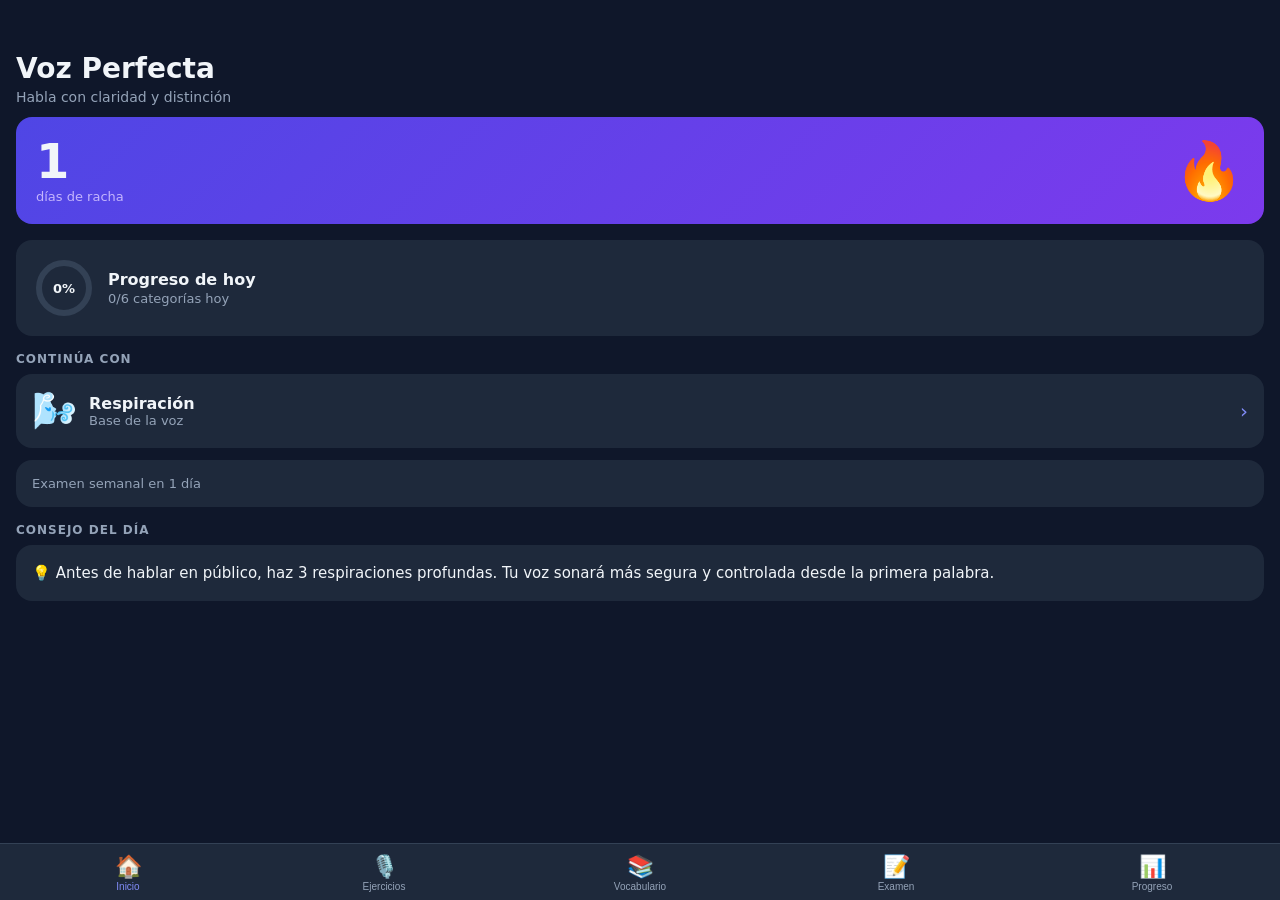
<file: index.html>
<!DOCTYPE html>
<html lang="es">
<head>
  <meta charset="UTF-8">
  <meta name="viewport" content="width=device-width, initial-scale=1, viewport-fit=cover">
  <meta name="apple-mobile-web-app-capable" content="yes">
  <meta name="apple-mobile-web-app-status-bar-style" content="black-translucent">
  <meta name="apple-mobile-web-app-title" content="Voz Perfecta">
  <meta name="theme-color" content="#0f172a">
  <link rel="manifest" href="manifest.json">
  <link rel="apple-touch-icon" href="icon.svg">
  <title>Voz Perfecta</title>
  <link rel="stylesheet" href="styles.css">
</head>
<body>
<div id="app">

  <!-- ── HOME ── -->
  <div id="home-screen" class="screen active">
    <div class="page-header">
      <h1>Voz Perfecta</h1>
      <p>Habla con claridad y distinción</p>
    </div>

    <!-- Streak -->
    <div class="streak-banner">
      <div>
        <div class="streak-num" id="streak-num">0</div>
        <div class="streak-label">días de racha</div>
      </div>
      <div class="streak-flame">🔥</div>
    </div>

    <!-- Daily Progress -->
    <div class="card" style="margin-bottom:16px">
      <div class="card-row">
        <div class="ring-wrap">
          <svg width="64" height="64" viewBox="0 0 64 64">
            <circle class="ring-bg" cx="32" cy="32" r="25"/>
            <circle class="ring-fg" id="home-progress-ring" cx="32" cy="32" r="25" stroke-dasharray="157" stroke-dashoffset="157"/>
          </svg>
          <div class="ring-text" id="home-progress-pct">0%</div>
        </div>
        <div>
          <div style="font-weight:600;font-size:16px">Progreso de hoy</div>
          <div style="color:var(--text2);font-size:13px;margin-top:2px" id="home-done">0/6 categorías</div>
        </div>
      </div>
    </div>

    <!-- Next Exercise -->
    <div style="font-size:12px;font-weight:600;text-transform:uppercase;letter-spacing:1px;color:var(--text2);margin-bottom:8px">Continúa con</div>
    <div class="card" id="next-exercise"></div>

    <!-- Exam Tip -->
    <div class="card" id="home-exam-tip"></div>

    <!-- Quick Tips -->
    <div style="font-size:12px;font-weight:600;text-transform:uppercase;letter-spacing:1px;color:var(--text2);margin:16px 0 8px">Consejo del día</div>
    <div class="card">
      <div style="font-size:15px;line-height:1.6">
        💡 Antes de hablar en público, haz 3 respiraciones profundas. Tu voz sonará más segura y controlada desde la primera palabra.
      </div>
    </div>
  </div>

  <!-- ── EXERCISES ── -->
  <div id="exercises-screen" class="screen">
    <div class="page-header">
      <h1>Ejercicios</h1>
      <p>6 categorías · Práctica diaria</p>
    </div>
    <div class="cat-grid" id="cat-grid"></div>
  </div>

  <!-- ── EXERCISE DETAIL ── -->
  <div id="exercise-screen" class="screen">
    <div class="ex-header">
      <button class="ex-back" onclick="navigate('exercises')">‹ Ejercicios</button>
      <div class="ex-title" id="ex-title"></div>
      <div class="ex-subtitle" id="ex-subtitle"></div>
      <div class="step-indicator" id="step-dots"></div>
    </div>
    <div id="exercise-body"></div>
  </div>

  <!-- ── VOCABULARY ── -->
  <div id="vocab-screen" class="screen">
    <div class="page-header">
      <h1>Vocabulario</h1>
      <p>30 palabras de lenguaje culto</p>
    </div>
    <div id="vocab-body"></div>
  </div>

  <!-- ── EXAM ── -->
  <div id="exam-screen" class="screen">
    <div class="page-header">
      <h1>Examen</h1>
      <p>Pon a prueba tu conocimiento</p>
    </div>
    <div id="exam-body"></div>
  </div>

  <!-- ── PROGRESS ── -->
  <div id="progress-screen" class="screen">
    <div class="page-header">
      <h1>Progreso</h1>
      <p>Tu evolución</p>
    </div>
    <div id="progress-body"></div>
  </div>

  <!-- ── BOTTOM NAV ── -->
  <nav id="nav">
    <button class="nav-btn active" data-nav="home" onclick="navigate('home')">
      <span class="nav-icon">🏠</span>
      Inicio
    </button>
    <button class="nav-btn" data-nav="exercises" onclick="navigate('exercises')">
      <span class="nav-icon">🎙️</span>
      Ejercicios
    </button>
    <button class="nav-btn" data-nav="vocab" onclick="navigate('vocab')">
      <span class="nav-icon">📚</span>
      Vocabulario
    </button>
    <button class="nav-btn" data-nav="exam" onclick="navigate('exam')">
      <span class="nav-icon">📝</span>
      Examen
    </button>
    <button class="nav-btn" data-nav="progress" onclick="navigate('progress')">
      <span class="nav-icon">📊</span>
      Progreso
    </button>
  </nav>

</div>
<script src="app.js"></script>
</body>
</html>
</file>
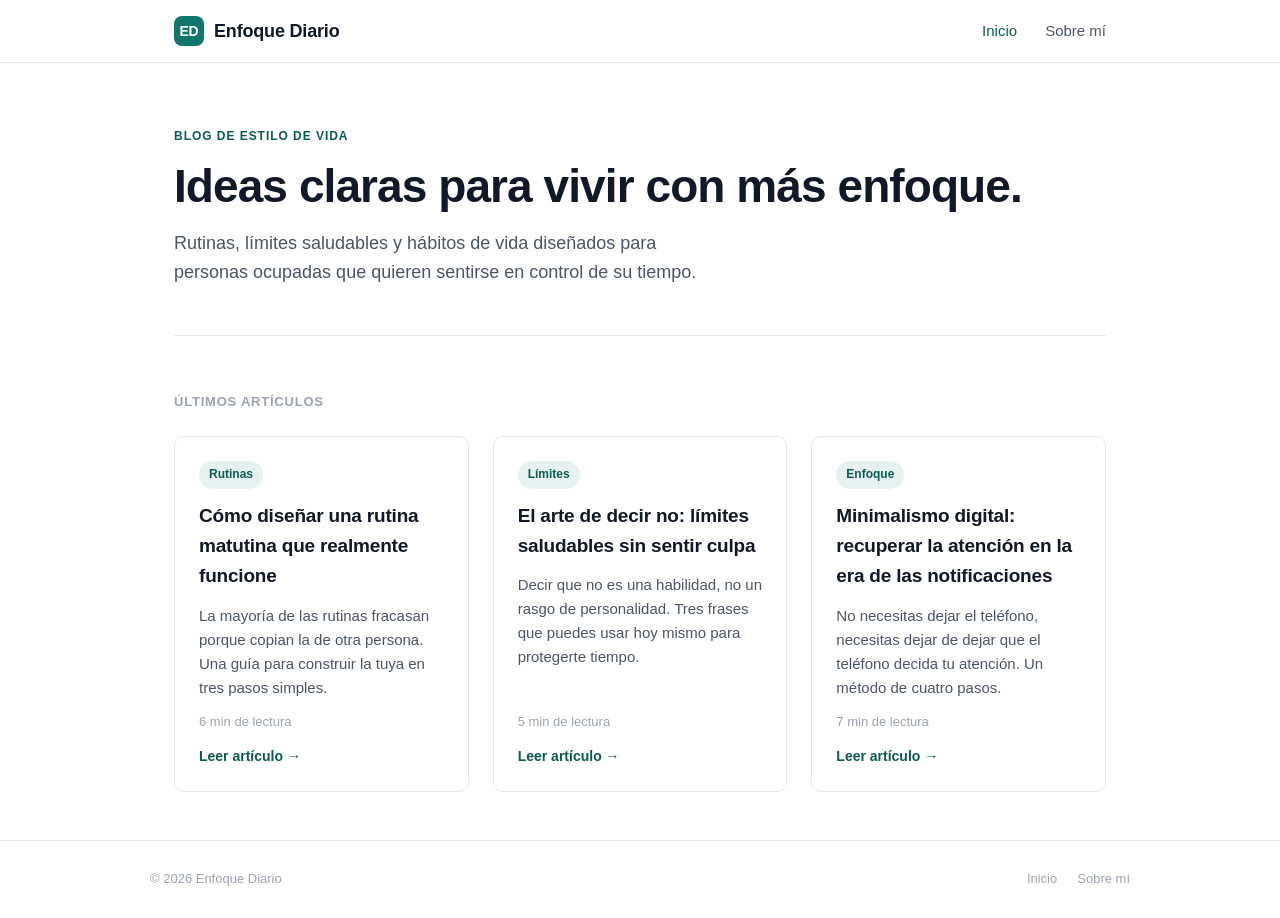
<file: enfoque-diario/index.html>
<!DOCTYPE html>
<html lang="es">
<head>
  <meta charset="UTF-8">
  <meta name="viewport" content="width=device-width, initial-scale=1">
  <title>Enfoque Diario — Blog de estilo de vida</title>
  <meta name="description" content="Reflexiones y guías prácticas sobre rutinas, límites saludables y enfoque en un mundo lleno de distracciones.">
  <link rel="stylesheet" href="styles.css">
</head>
<body>

<header class="site-header">
  <div class="nav-wrap">
    <a class="brand" href="index.html">
      <span class="brand-mark">ED</span>
      Enfoque Diario
    </a>
    <nav class="main-nav">
      <a href="index.html" class="active">Inicio</a>
      <a href="sobre-mi.html">Sobre mí</a>
    </nav>
  </div>
</header>

<main>

  <section class="hero">
    <div class="eyebrow">Blog de estilo de vida</div>
    <h1>Ideas claras para vivir con más enfoque.</h1>
    <p class="lead">Rutinas, límites saludables y hábitos de vida diseñados para personas ocupadas que quieren sentirse en control de su tiempo.</p>
  </section>

  <div class="section-title">Últimos artículos</div>

  <div class="post-grid">

    <a class="post-card" href="articulo-1.html">
      <span class="post-tag">Rutinas</span>
      <h3>Cómo diseñar una rutina matutina que realmente funcione</h3>
      <p>La mayoría de las rutinas fracasan porque copian la de otra persona. Una guía para construir la tuya en tres pasos simples.</p>
      <div class="post-meta">6 min de lectura</div>
      <span class="read-more">Leer artículo</span>
    </a>

    <a class="post-card" href="articulo-2.html">
      <span class="post-tag">Límites</span>
      <h3>El arte de decir no: límites saludables sin sentir culpa</h3>
      <p>Decir que no es una habilidad, no un rasgo de personalidad. Tres frases que puedes usar hoy mismo para protegerte tiempo.</p>
      <div class="post-meta">5 min de lectura</div>
      <span class="read-more">Leer artículo</span>
    </a>

    <a class="post-card" href="articulo-3.html">
      <span class="post-tag">Enfoque</span>
      <h3>Minimalismo digital: recuperar la atención en la era de las notificaciones</h3>
      <p>No necesitas dejar el teléfono, necesitas dejar de dejar que el teléfono decida tu atención. Un método de cuatro pasos.</p>
      <div class="post-meta">7 min de lectura</div>
      <span class="read-more">Leer artículo</span>
    </a>

  </div>

</main>

<footer class="site-footer">
  <div class="footer-wrap">
    <span>© 2026 Enfoque Diario</span>
    <div class="footer-links">
      <a href="index.html">Inicio</a>
      <a href="sobre-mi.html">Sobre mí</a>
    </div>
  </div>
</footer>

</body>
</html>
</file>
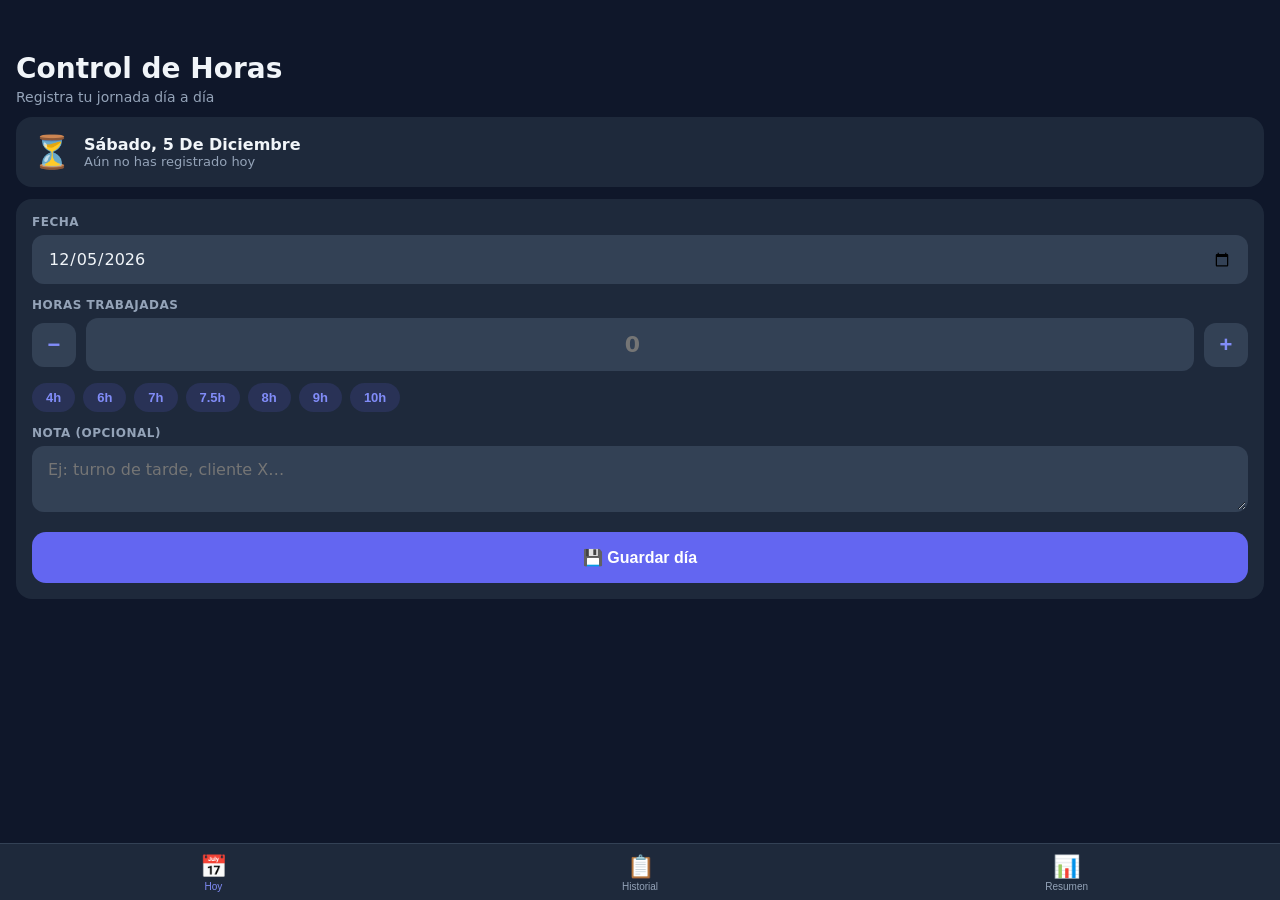
<file: horas-trabajo/index.html>
<!DOCTYPE html>
<html lang="es">
<head>
  <meta charset="UTF-8">
  <meta name="viewport" content="width=device-width, initial-scale=1, viewport-fit=cover">
  <meta name="apple-mobile-web-app-capable" content="yes">
  <meta name="apple-mobile-web-app-status-bar-style" content="black-translucent">
  <meta name="apple-mobile-web-app-title" content="Control de Horas">
  <meta name="theme-color" content="#0f172a">
  <link rel="manifest" href="manifest.json">
  <link rel="apple-touch-icon" href="icon.svg">
  <title>Control de Horas</title>
  <link rel="stylesheet" href="styles.css">
</head>
<body>
<div id="app">

  <!-- ── HOY ── -->
  <div id="hoy-screen" class="screen active">
    <div class="page-header">
      <h1>Control de Horas</h1>
      <p>Registra tu jornada día a día</p>
    </div>

    <div class="card" id="today-status"></div>

    <div class="card">
      <div class="field-label">Fecha</div>
      <input type="date" id="input-date" class="input">

      <div class="field-label" style="margin-top:14px">Horas trabajadas</div>
      <div class="hours-row">
        <button class="hstep" onclick="stepHours(-0.5)">−</button>
        <input type="number" id="input-hours" class="input hours-input" step="0.25" min="0" max="24" placeholder="0" inputmode="decimal" enterkeyhint="done">
        <button class="hstep" onclick="stepHours(0.5)">+</button>
      </div>

      <div class="chip-row" id="preset-chips"></div>

      <div class="field-label" style="margin-top:14px">Nota (opcional)</div>
      <textarea id="input-note" class="input" rows="2" placeholder="Ej: turno de tarde, cliente X…" enterkeyhint="done"></textarea>

      <button class="btn btn-primary" style="margin-top:16px" onclick="saveEntry()">💾 Guardar día</button>
      <button class="btn btn-secondary" style="margin-top:10px;display:none" id="cancel-edit-btn" onclick="resetForm()">Cancelar edición</button>
    </div>
  </div>

  <!-- ── HISTORIAL ── -->
  <div id="historial-screen" class="screen">
    <div class="page-header">
      <h1>Historial</h1>
      <p>Todos tus días registrados</p>
    </div>
    <div id="historial-body"></div>
  </div>

  <!-- ── RESUMEN ── -->
  <div id="resumen-screen" class="screen">
    <div class="page-header">
      <h1>Resumen</h1>
      <p>Tus totales de un vistazo</p>
    </div>
    <div id="resumen-body"></div>
  </div>

  <!-- ── BOTTOM NAV ── -->
  <nav id="nav">
    <button class="nav-btn active" data-nav="hoy" onclick="navigate('hoy')">
      <span class="nav-icon">📅</span>
      Hoy
    </button>
    <button class="nav-btn" data-nav="historial" onclick="navigate('historial')">
      <span class="nav-icon">📋</span>
      Historial
    </button>
    <button class="nav-btn" data-nav="resumen" onclick="navigate('resumen')">
      <span class="nav-icon">📊</span>
      Resumen
    </button>
  </nav>

</div>
<script src="app.js"></script>
</body>
</html>
</file>
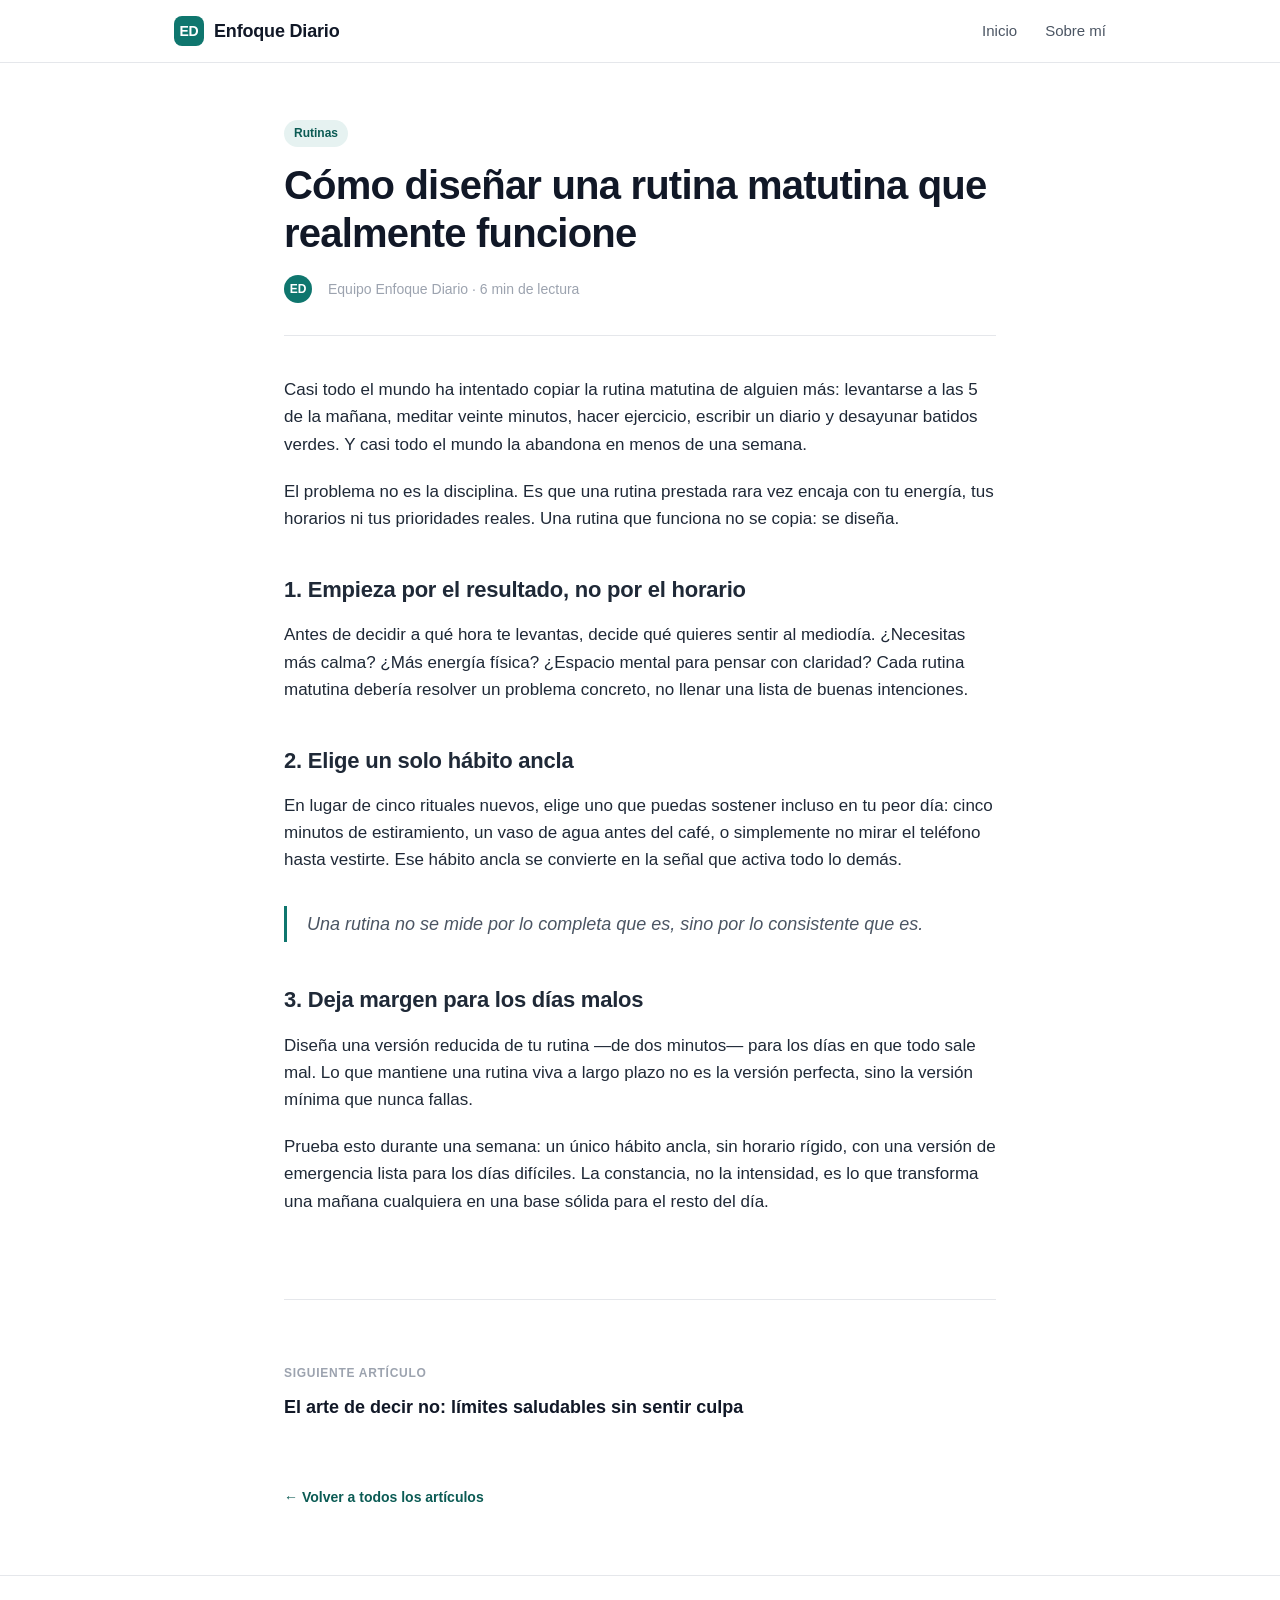
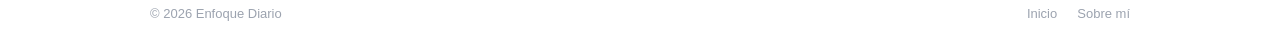
<file: enfoque-diario/articulo-1.html>
<!DOCTYPE html>
<html lang="es">
<head>
  <meta charset="UTF-8">
  <meta name="viewport" content="width=device-width, initial-scale=1">
  <title>Cómo diseñar una rutina matutina que realmente funcione — Enfoque Diario</title>
  <meta name="description" content="La mayoría de las rutinas fracasan porque copian la de otra persona. Una guía para construir la tuya en tres pasos simples.">
  <link rel="stylesheet" href="styles.css">
</head>
<body>

<header class="site-header">
  <div class="nav-wrap">
    <a class="brand" href="index.html">
      <span class="brand-mark">ED</span>
      Enfoque Diario
    </a>
    <nav class="main-nav">
      <a href="index.html">Inicio</a>
      <a href="sobre-mi.html">Sobre mí</a>
    </nav>
  </div>
</header>

<main class="narrow">

  <div class="article-header">
    <span class="post-tag">Rutinas</span>
    <h1>Cómo diseñar una rutina matutina que realmente funcione</h1>
    <div class="article-meta">
      <span class="avatar-sm">ED</span>
      <span>Equipo Enfoque Diario · 6 min de lectura</span>
    </div>
  </div>

  <article class="post-body">
    <p>Casi todo el mundo ha intentado copiar la rutina matutina de alguien más: levantarse a las 5 de la mañana, meditar veinte minutos, hacer ejercicio, escribir un diario y desayunar batidos verdes. Y casi todo el mundo la abandona en menos de una semana.</p>

    <p>El problema no es la disciplina. Es que una rutina prestada rara vez encaja con tu energía, tus horarios ni tus prioridades reales. Una rutina que funciona no se copia: se diseña.</p>

    <h2>1. Empieza por el resultado, no por el horario</h2>
    <p>Antes de decidir a qué hora te levantas, decide qué quieres sentir al mediodía. ¿Necesitas más calma? ¿Más energía física? ¿Espacio mental para pensar con claridad? Cada rutina matutina debería resolver un problema concreto, no llenar una lista de buenas intenciones.</p>

    <h2>2. Elige un solo hábito ancla</h2>
    <p>En lugar de cinco rituales nuevos, elige uno que puedas sostener incluso en tu peor día: cinco minutos de estiramiento, un vaso de agua antes del café, o simplemente no mirar el teléfono hasta vestirte. Ese hábito ancla se convierte en la señal que activa todo lo demás.</p>

    <blockquote>Una rutina no se mide por lo completa que es, sino por lo consistente que es.</blockquote>

    <h2>3. Deja margen para los días malos</h2>
    <p>Diseña una versión reducida de tu rutina —de dos minutos— para los días en que todo sale mal. Lo que mantiene una rutina viva a largo plazo no es la versión perfecta, sino la versión mínima que nunca fallas.</p>

    <p>Prueba esto durante una semana: un único hábito ancla, sin horario rígido, con una versión de emergencia lista para los días difíciles. La constancia, no la intensidad, es lo que transforma una mañana cualquiera en una base sólida para el resto del día.</p>
  </article>

  <hr class="divider">

  <div class="next-post">
    <div class="label">Siguiente artículo</div>
    <a href="articulo-2.html">El arte de decir no: límites saludables sin sentir culpa</a>
  </div>

  <a class="back-link" href="index.html">Volver a todos los artículos</a>
  <br><br>

</main>

<footer class="site-footer">
  <div class="footer-wrap">
    <span>© 2026 Enfoque Diario</span>
    <div class="footer-links">
      <a href="index.html">Inicio</a>
      <a href="sobre-mi.html">Sobre mí</a>
    </div>
  </div>
</footer>

</body>
</html>
</file>
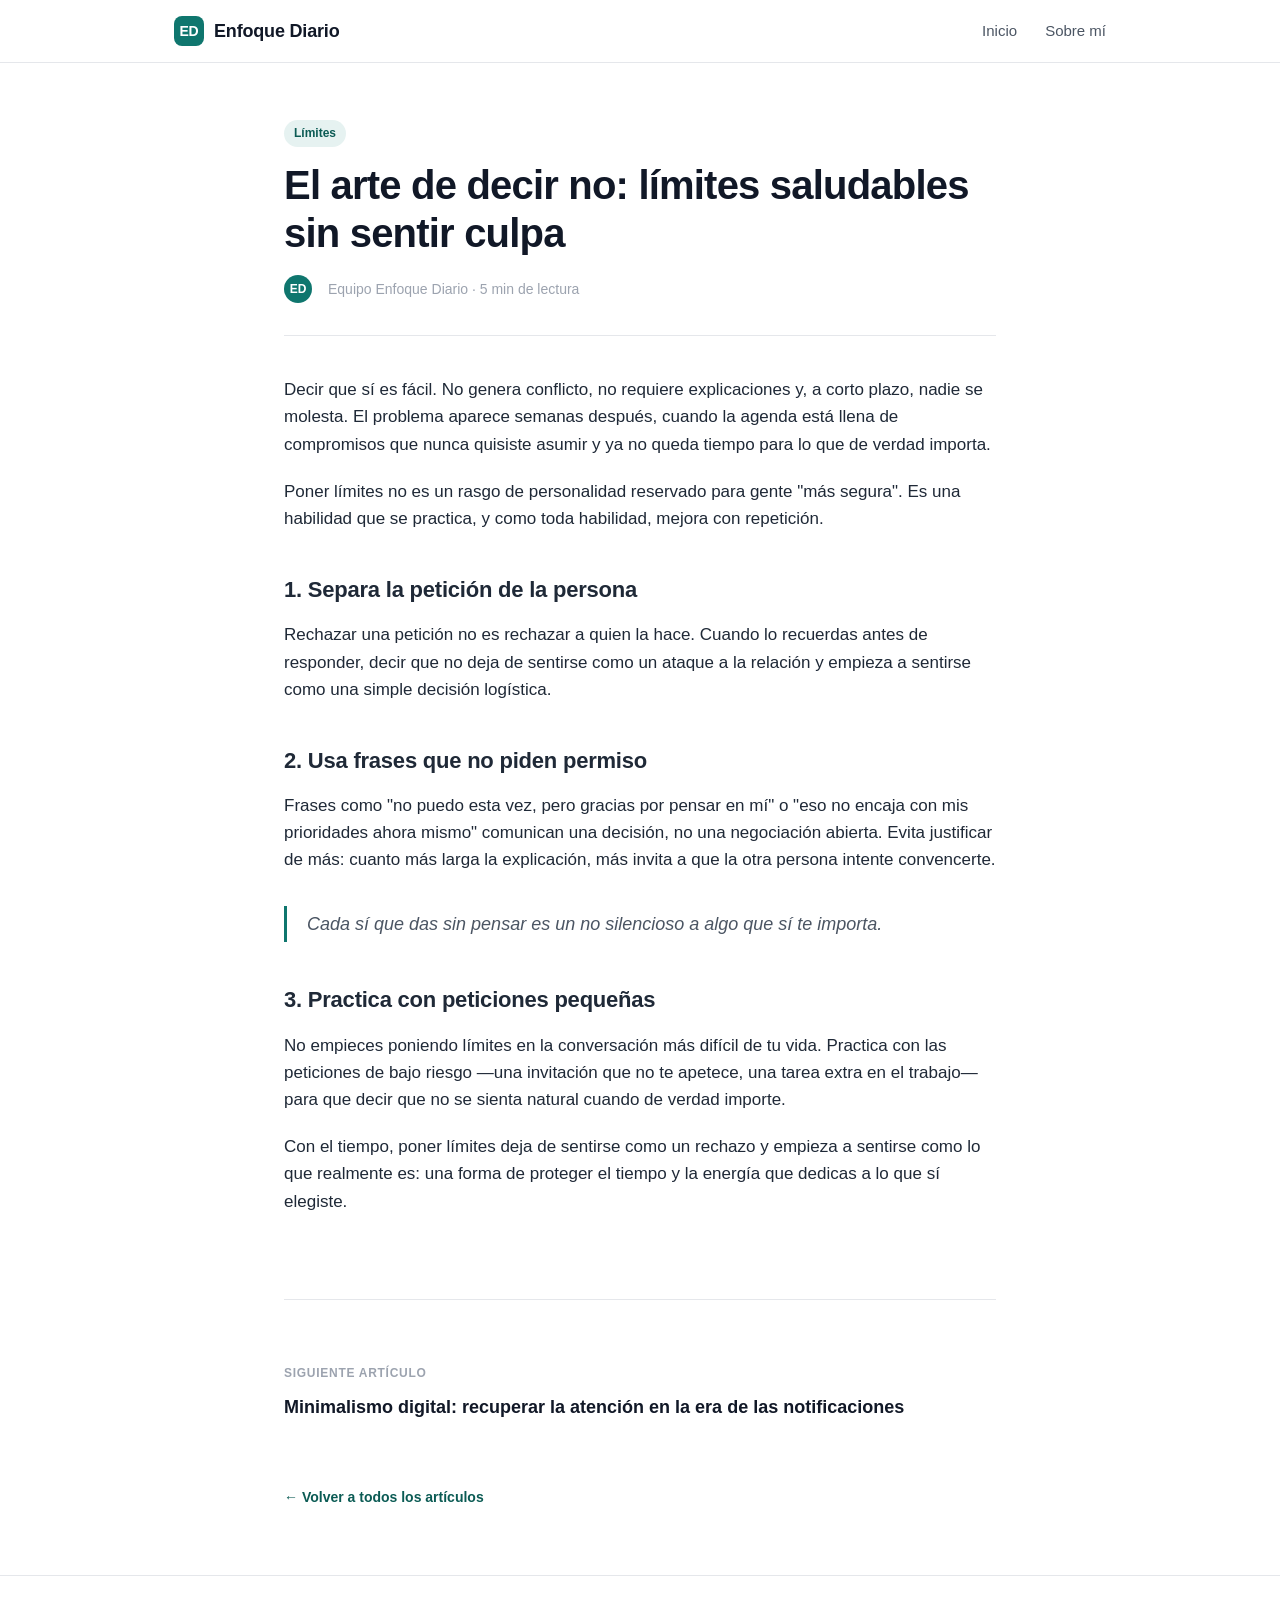
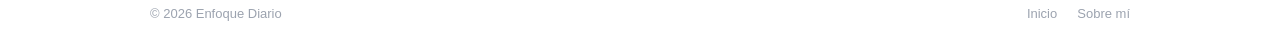
<file: enfoque-diario/articulo-2.html>
<!DOCTYPE html>
<html lang="es">
<head>
  <meta charset="UTF-8">
  <meta name="viewport" content="width=device-width, initial-scale=1">
  <title>El arte de decir no: límites saludables sin sentir culpa — Enfoque Diario</title>
  <meta name="description" content="Decir que no es una habilidad, no un rasgo de personalidad. Tres frases que puedes usar hoy mismo para proteger tu tiempo.">
  <link rel="stylesheet" href="styles.css">
</head>
<body>

<header class="site-header">
  <div class="nav-wrap">
    <a class="brand" href="index.html">
      <span class="brand-mark">ED</span>
      Enfoque Diario
    </a>
    <nav class="main-nav">
      <a href="index.html">Inicio</a>
      <a href="sobre-mi.html">Sobre mí</a>
    </nav>
  </div>
</header>

<main class="narrow">

  <div class="article-header">
    <span class="post-tag">Límites</span>
    <h1>El arte de decir no: límites saludables sin sentir culpa</h1>
    <div class="article-meta">
      <span class="avatar-sm">ED</span>
      <span>Equipo Enfoque Diario · 5 min de lectura</span>
    </div>
  </div>

  <article class="post-body">
    <p>Decir que sí es fácil. No genera conflicto, no requiere explicaciones y, a corto plazo, nadie se molesta. El problema aparece semanas después, cuando la agenda está llena de compromisos que nunca quisiste asumir y ya no queda tiempo para lo que de verdad importa.</p>

    <p>Poner límites no es un rasgo de personalidad reservado para gente "más segura". Es una habilidad que se practica, y como toda habilidad, mejora con repetición.</p>

    <h2>1. Separa la petición de la persona</h2>
    <p>Rechazar una petición no es rechazar a quien la hace. Cuando lo recuerdas antes de responder, decir que no deja de sentirse como un ataque a la relación y empieza a sentirse como una simple decisión logística.</p>

    <h2>2. Usa frases que no piden permiso</h2>
    <p>Frases como "no puedo esta vez, pero gracias por pensar en mí" o "eso no encaja con mis prioridades ahora mismo" comunican una decisión, no una negociación abierta. Evita justificar de más: cuanto más larga la explicación, más invita a que la otra persona intente convencerte.</p>

    <blockquote>Cada sí que das sin pensar es un no silencioso a algo que sí te importa.</blockquote>

    <h2>3. Practica con peticiones pequeñas</h2>
    <p>No empieces poniendo límites en la conversación más difícil de tu vida. Practica con las peticiones de bajo riesgo —una invitación que no te apetece, una tarea extra en el trabajo— para que decir que no se sienta natural cuando de verdad importe.</p>

    <p>Con el tiempo, poner límites deja de sentirse como un rechazo y empieza a sentirse como lo que realmente es: una forma de proteger el tiempo y la energía que dedicas a lo que sí elegiste.</p>
  </article>

  <hr class="divider">

  <div class="next-post">
    <div class="label">Siguiente artículo</div>
    <a href="articulo-3.html">Minimalismo digital: recuperar la atención en la era de las notificaciones</a>
  </div>

  <a class="back-link" href="index.html">Volver a todos los artículos</a>
  <br><br>

</main>

<footer class="site-footer">
  <div class="footer-wrap">
    <span>© 2026 Enfoque Diario</span>
    <div class="footer-links">
      <a href="index.html">Inicio</a>
      <a href="sobre-mi.html">Sobre mí</a>
    </div>
  </div>
</footer>

</body>
</html>
</file>
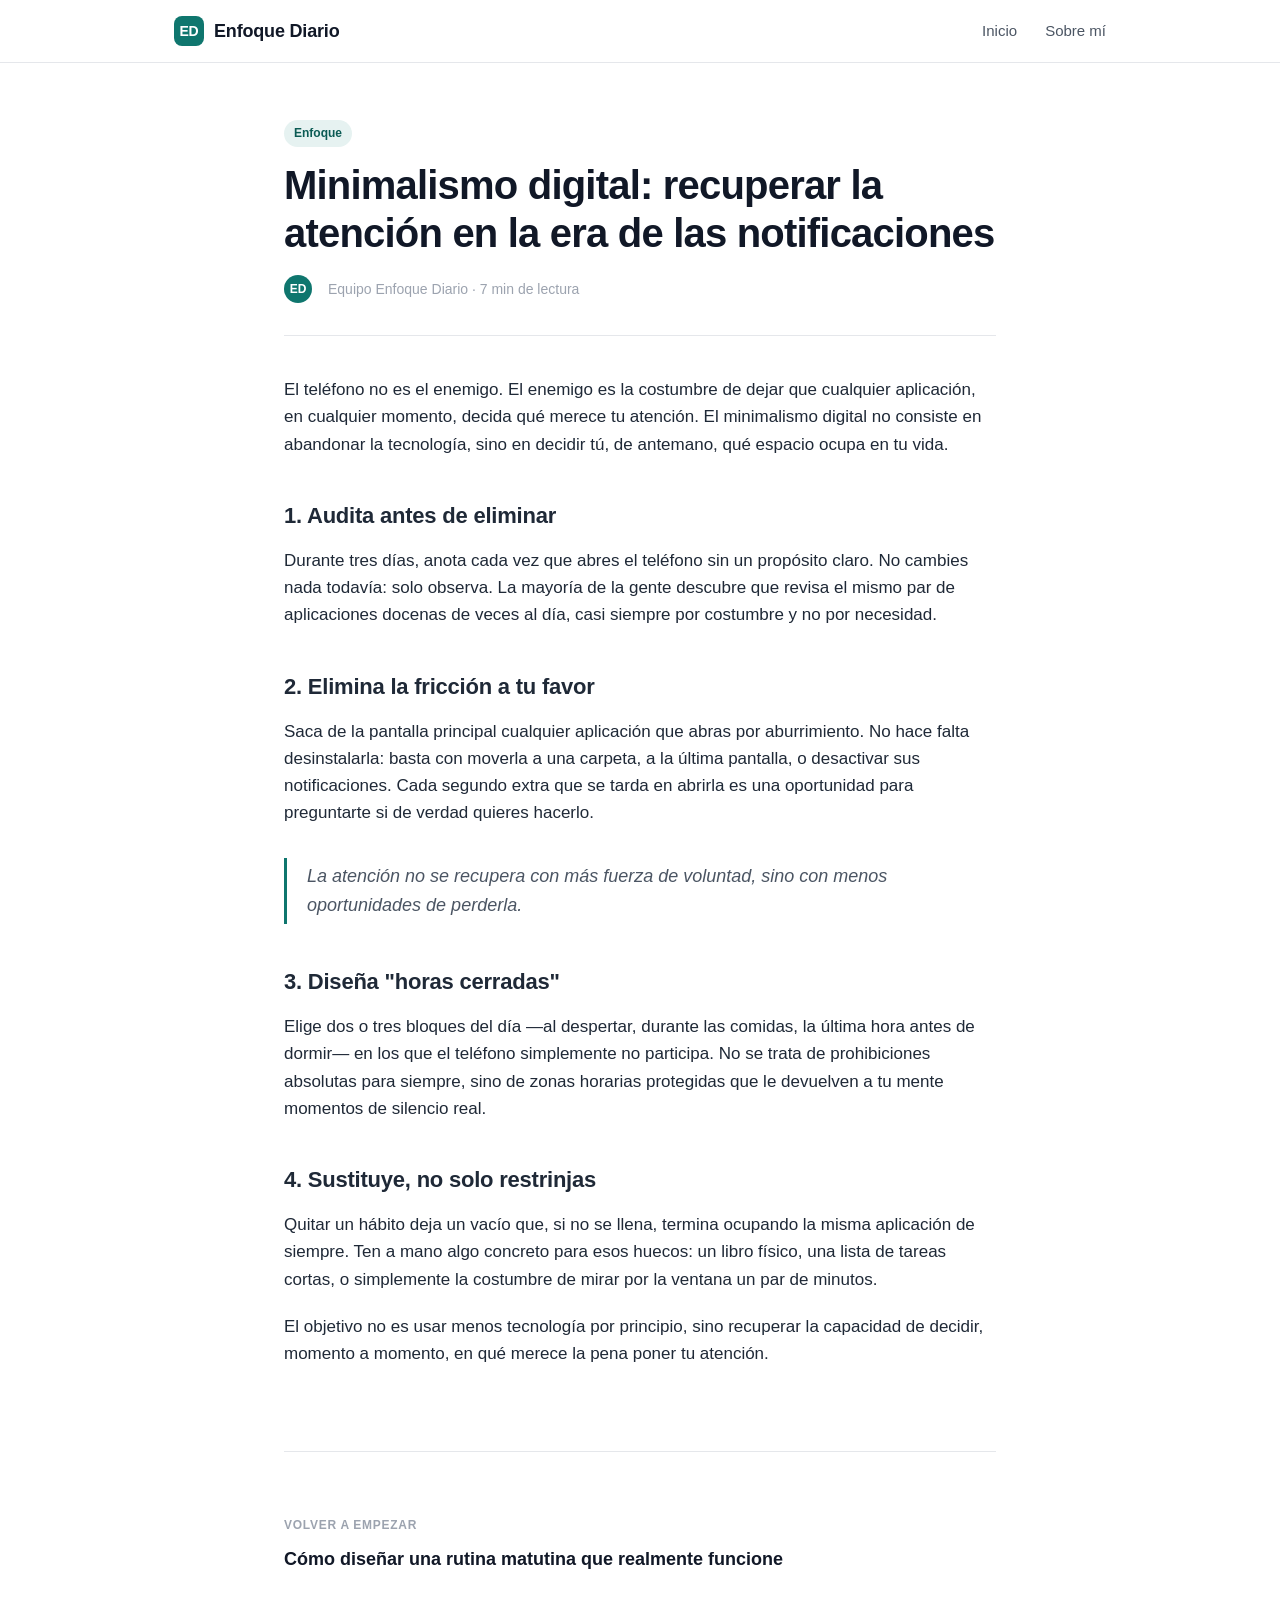
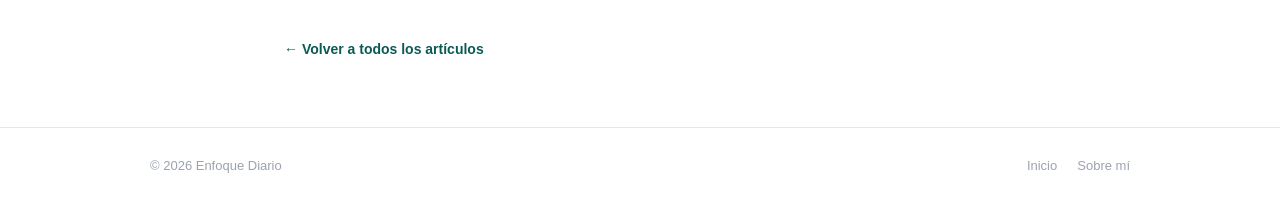
<file: enfoque-diario/articulo-3.html>
<!DOCTYPE html>
<html lang="es">
<head>
  <meta charset="UTF-8">
  <meta name="viewport" content="width=device-width, initial-scale=1">
  <title>Minimalismo digital: recuperar la atención en la era de las notificaciones — Enfoque Diario</title>
  <meta name="description" content="No necesitas dejar el teléfono, necesitas dejar de dejar que el teléfono decida tu atención. Un método de cuatro pasos.">
  <link rel="stylesheet" href="styles.css">
</head>
<body>

<header class="site-header">
  <div class="nav-wrap">
    <a class="brand" href="index.html">
      <span class="brand-mark">ED</span>
      Enfoque Diario
    </a>
    <nav class="main-nav">
      <a href="index.html">Inicio</a>
      <a href="sobre-mi.html">Sobre mí</a>
    </nav>
  </div>
</header>

<main class="narrow">

  <div class="article-header">
    <span class="post-tag">Enfoque</span>
    <h1>Minimalismo digital: recuperar la atención en la era de las notificaciones</h1>
    <div class="article-meta">
      <span class="avatar-sm">ED</span>
      <span>Equipo Enfoque Diario · 7 min de lectura</span>
    </div>
  </div>

  <article class="post-body">
    <p>El teléfono no es el enemigo. El enemigo es la costumbre de dejar que cualquier aplicación, en cualquier momento, decida qué merece tu atención. El minimalismo digital no consiste en abandonar la tecnología, sino en decidir tú, de antemano, qué espacio ocupa en tu vida.</p>

    <h2>1. Audita antes de eliminar</h2>
    <p>Durante tres días, anota cada vez que abres el teléfono sin un propósito claro. No cambies nada todavía: solo observa. La mayoría de la gente descubre que revisa el mismo par de aplicaciones docenas de veces al día, casi siempre por costumbre y no por necesidad.</p>

    <h2>2. Elimina la fricción a tu favor</h2>
    <p>Saca de la pantalla principal cualquier aplicación que abras por aburrimiento. No hace falta desinstalarla: basta con moverla a una carpeta, a la última pantalla, o desactivar sus notificaciones. Cada segundo extra que se tarda en abrirla es una oportunidad para preguntarte si de verdad quieres hacerlo.</p>

    <blockquote>La atención no se recupera con más fuerza de voluntad, sino con menos oportunidades de perderla.</blockquote>

    <h2>3. Diseña "horas cerradas"</h2>
    <p>Elige dos o tres bloques del día —al despertar, durante las comidas, la última hora antes de dormir— en los que el teléfono simplemente no participa. No se trata de prohibiciones absolutas para siempre, sino de zonas horarias protegidas que le devuelven a tu mente momentos de silencio real.</p>

    <h2>4. Sustituye, no solo restrinjas</h2>
    <p>Quitar un hábito deja un vacío que, si no se llena, termina ocupando la misma aplicación de siempre. Ten a mano algo concreto para esos huecos: un libro físico, una lista de tareas cortas, o simplemente la costumbre de mirar por la ventana un par de minutos.</p>

    <p>El objetivo no es usar menos tecnología por principio, sino recuperar la capacidad de decidir, momento a momento, en qué merece la pena poner tu atención.</p>
  </article>

  <hr class="divider">

  <div class="next-post">
    <div class="label">Volver a empezar</div>
    <a href="articulo-1.html">Cómo diseñar una rutina matutina que realmente funcione</a>
  </div>

  <a class="back-link" href="index.html">Volver a todos los artículos</a>
  <br><br>

</main>

<footer class="site-footer">
  <div class="footer-wrap">
    <span>© 2026 Enfoque Diario</span>
    <div class="footer-links">
      <a href="index.html">Inicio</a>
      <a href="sobre-mi.html">Sobre mí</a>
    </div>
  </div>
</footer>

</body>
</html>
</file>
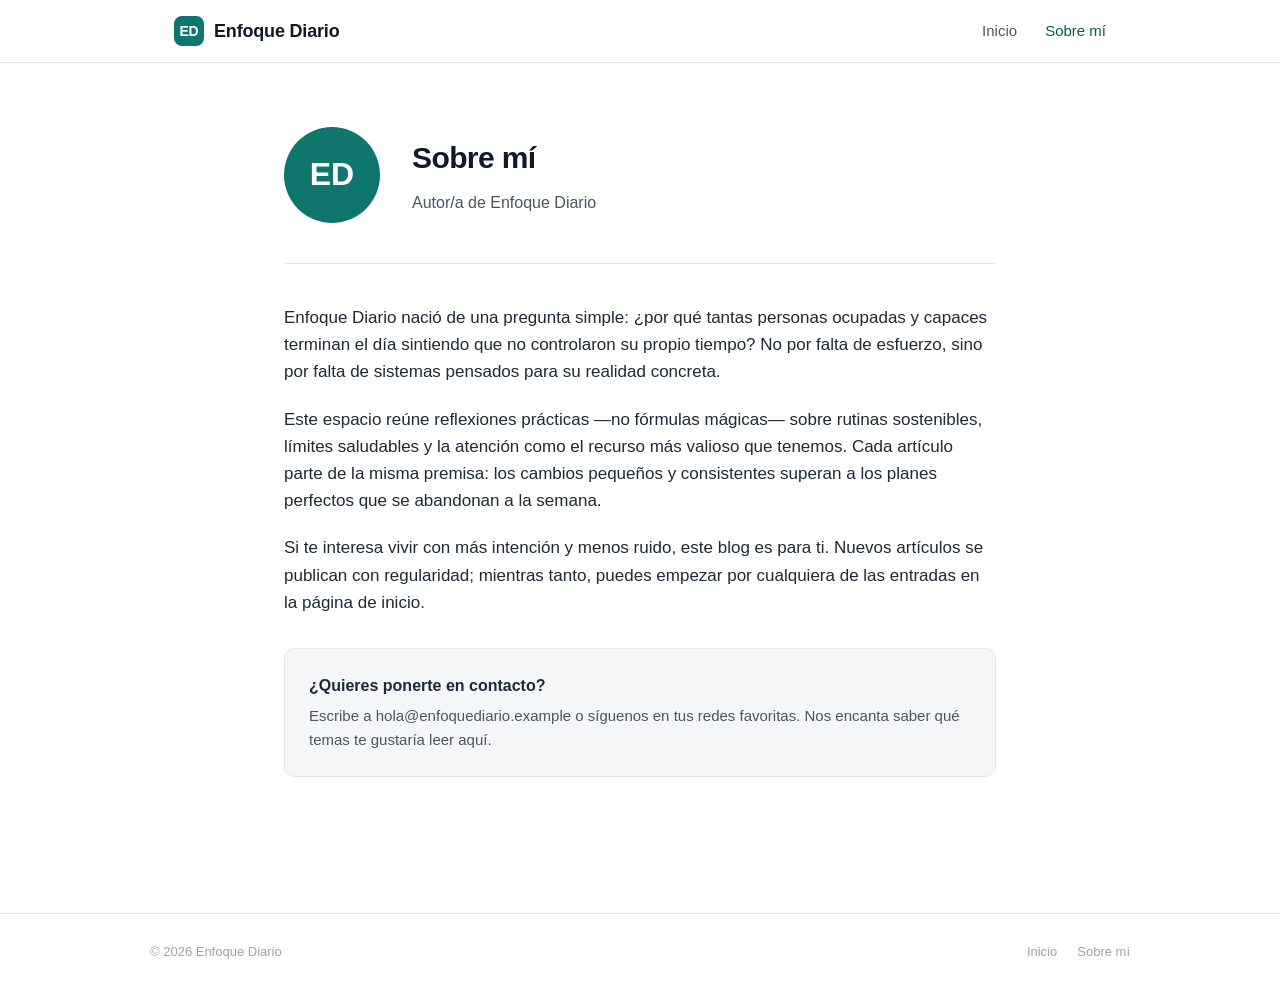
<file: enfoque-diario/sobre-mi.html>
<!DOCTYPE html>
<html lang="es">
<head>
  <meta charset="UTF-8">
  <meta name="viewport" content="width=device-width, initial-scale=1">
  <title>Sobre mí — Enfoque Diario</title>
  <meta name="description" content="Conoce quién escribe Enfoque Diario y por qué existe este espacio sobre rutinas, límites y enfoque.">
  <link rel="stylesheet" href="styles.css">
</head>
<body>

<header class="site-header">
  <div class="nav-wrap">
    <a class="brand" href="index.html">
      <span class="brand-mark">ED</span>
      Enfoque Diario
    </a>
    <nav class="main-nav">
      <a href="index.html">Inicio</a>
      <a href="sobre-mi.html" class="active">Sobre mí</a>
    </nav>
  </div>
</header>

<main class="narrow">

  <div class="about-hero">
    <div class="avatar-lg">ED</div>
    <div>
      <h1>Sobre mí</h1>
      <p class="role">Autor/a de Enfoque Diario</p>
    </div>
  </div>

  <div class="about-body">
    <p>Enfoque Diario nació de una pregunta simple: ¿por qué tantas personas ocupadas y capaces terminan el día sintiendo que no controlaron su propio tiempo? No por falta de esfuerzo, sino por falta de sistemas pensados para su realidad concreta.</p>

    <p>Este espacio reúne reflexiones prácticas —no fórmulas mágicas— sobre rutinas sostenibles, límites saludables y la atención como el recurso más valioso que tenemos. Cada artículo parte de la misma premisa: los cambios pequeños y consistentes superan a los planes perfectos que se abandonan a la semana.</p>

    <p>Si te interesa vivir con más intención y menos ruido, este blog es para ti. Nuevos artículos se publican con regularidad; mientras tanto, puedes empezar por cualquiera de las entradas en la <a href="index.html">página de inicio</a>.</p>

    <div class="contact-card">
      <h3>¿Quieres ponerte en contacto?</h3>
      <p>Escribe a hola@enfoquediario.example o síguenos en tus redes favoritas. Nos encanta saber qué temas te gustaría leer aquí.</p>
    </div>
  </div>

</main>

<footer class="site-footer">
  <div class="footer-wrap">
    <span>© 2026 Enfoque Diario</span>
    <div class="footer-links">
      <a href="index.html">Inicio</a>
      <a href="sobre-mi.html">Sobre mí</a>
    </div>
  </div>
</footer>

</body>
</html>
</file>
<file: styles.css>
:root {
  --bg: #0f172a;
  --bg2: #1e293b;
  --bg3: #334155;
  --accent: #6366f1;
  --accent2: #818cf8;
  --green: #22c55e;
  --yellow: #eab308;
  --red: #ef4444;
  --text: #f1f5f9;
  --text2: #94a3b8;
  --radius: 16px;
  --safe-bottom: env(safe-area-inset-bottom, 0px);
}

* { box-sizing: border-box; margin: 0; padding: 0; -webkit-tap-highlight-color: transparent; }

body {
  font-family: -apple-system, BlinkMacSystemFont, 'SF Pro Display', system-ui, sans-serif;
  background: var(--bg);
  color: var(--text);
  min-height: 100dvh;
  overflow-x: hidden;
  overscroll-behavior: none;
}

/* ── Layout ── */
#app { display: flex; flex-direction: column; min-height: 100dvh; }

.screen { flex: 1; overflow-y: auto; padding: 0 16px 24px; display: none; }
.screen.active { display: block; }

.page-header {
  position: sticky; top: 0; z-index: 10;
  background: var(--bg);
  padding: 52px 16px 12px;
  margin: 0 -16px;
}
.page-header h1 { font-size: 28px; font-weight: 700; }
.page-header p { color: var(--text2); font-size: 14px; margin-top: 4px; }

/* ── Bottom Nav ── */
#nav {
  display: flex;
  background: var(--bg2);
  border-top: 1px solid var(--bg3);
  padding-bottom: calc(var(--safe-bottom) + 4px);
  padding-top: 8px;
  position: sticky; bottom: 0; z-index: 20;
}

.nav-btn {
  flex: 1; display: flex; flex-direction: column; align-items: center;
  gap: 3px; cursor: pointer; background: none; border: none;
  color: var(--text2); font-size: 10px; font-weight: 500; padding: 4px 0;
  transition: color 0.2s;
}
.nav-btn .nav-icon { font-size: 22px; line-height: 1; }
.nav-btn.active { color: var(--accent2); }

/* ── Cards ── */
.card {
  background: var(--bg2);
  border-radius: var(--radius);
  padding: 16px;
  margin-bottom: 12px;
}

.card-row {
  display: flex; align-items: center; gap: 12px;
}

/* ── Streak Banner ── */
.streak-banner {
  background: linear-gradient(135deg, #4f46e5, #7c3aed);
  border-radius: var(--radius);
  padding: 20px;
  margin-bottom: 16px;
  display: flex; align-items: center; justify-content: space-between;
}
.streak-num { font-size: 48px; font-weight: 800; line-height: 1; }
.streak-label { font-size: 13px; color: #c4b5fd; margin-top: 4px; }
.streak-flame { font-size: 56px; }

/* ── Progress Ring ── */
.ring-wrap { position: relative; width: 64px; height: 64px; flex-shrink: 0; }
.ring-wrap svg { transform: rotate(-90deg); }
.ring-bg { fill: none; stroke: var(--bg3); stroke-width: 6; }
.ring-fg { fill: none; stroke: var(--accent); stroke-width: 6; stroke-linecap: round; transition: stroke-dashoffset 0.6s ease; }
.ring-text { position: absolute; inset: 0; display: flex; align-items: center; justify-content: center; font-size: 13px; font-weight: 700; }

/* ── Exercise Categories ── */
.cat-grid { display: grid; grid-template-columns: 1fr 1fr; gap: 12px; }

.cat-card {
  background: var(--bg2);
  border-radius: var(--radius);
  padding: 16px;
  cursor: pointer;
  border: 2px solid transparent;
  transition: border-color 0.2s, transform 0.1s;
  -webkit-user-select: none;
}
.cat-card:active { transform: scale(0.97); }
.cat-card.done { border-color: var(--green); }
.cat-icon { font-size: 32px; margin-bottom: 8px; }
.cat-name { font-size: 14px; font-weight: 600; }
.cat-count { font-size: 12px; color: var(--text2); margin-top: 2px; }

/* ── Exercise Detail ── */
#exercise-screen { padding-top: 0; }

.ex-header {
  background: linear-gradient(180deg, var(--bg2) 0%, var(--bg) 100%);
  padding: 52px 20px 20px;
  margin: 0 -16px;
}
.ex-back { background: none; border: none; color: var(--accent2); font-size: 16px; cursor: pointer; margin-bottom: 12px; display: flex; align-items: center; gap: 6px; }
.ex-title { font-size: 26px; font-weight: 700; }
.ex-subtitle { color: var(--text2); margin-top: 4px; font-size: 14px; }

.step-indicator {
  display: flex; gap: 6px; margin: 16px 0;
}
.step-dot {
  height: 4px; border-radius: 2px; background: var(--bg3); flex: 1;
  transition: background 0.3s;
}
.step-dot.done { background: var(--accent); }
.step-dot.active { background: var(--accent2); }

.exercise-card {
  background: var(--bg2);
  border-radius: var(--radius);
  padding: 20px;
  margin-bottom: 16px;
}
.exercise-card .label {
  font-size: 11px; font-weight: 600; text-transform: uppercase; letter-spacing: 1px;
  color: var(--accent2); margin-bottom: 8px;
}
.exercise-card .content {
  font-size: 18px; font-weight: 600; line-height: 1.5;
}
.exercise-card .desc {
  font-size: 14px; color: var(--text2); margin-top: 8px; line-height: 1.6;
}

.tip-box {
  background: rgba(99, 102, 241, 0.12);
  border-left: 3px solid var(--accent);
  border-radius: 8px;
  padding: 12px 14px;
  font-size: 13px; color: var(--accent2); line-height: 1.5;
  margin-top: 12px;
}

.btn {
  display: flex; align-items: center; justify-content: center; gap: 8px;
  width: 100%; padding: 16px; border-radius: 14px;
  font-size: 16px; font-weight: 600; border: none; cursor: pointer;
  transition: opacity 0.2s, transform 0.1s;
}
.btn:active { transform: scale(0.98); opacity: 0.85; }
.btn-primary { background: var(--accent); color: #fff; }
.btn-secondary { background: var(--bg2); color: var(--text2); }
.btn-green { background: var(--green); color: #fff; }
.btn-speak { background: rgba(99,102,241,0.15); color: var(--accent2); margin-bottom: 10px; }

.timer-ring {
  display: flex; align-items: center; justify-content: center;
  margin: 20px auto;
  width: 120px; height: 120px; position: relative;
}
.timer-ring svg { transform: rotate(-90deg); position: absolute; }
.timer-num { font-size: 36px; font-weight: 800; z-index: 1; }

/* ── Vocabulary ── */
.vocab-card {
  background: linear-gradient(135deg, var(--bg2), #1a2540);
  border-radius: var(--radius);
  padding: 24px;
  margin-bottom: 16px;
}
.vocab-word { font-size: 32px; font-weight: 800; }
.vocab-type { font-size: 12px; color: var(--accent2); font-style: italic; margin-top: 4px; }
.vocab-def { font-size: 16px; color: var(--text2); margin-top: 12px; line-height: 1.6; }
.vocab-example { font-size: 14px; margin-top: 12px; padding: 12px; background: var(--bg3); border-radius: 10px; line-height: 1.5; font-style: italic; }

.vocab-nav { display: flex; gap: 10px; margin-bottom: 12px; }
.vocab-nav .btn { flex: 1; padding: 12px; }

/* ── Exam ── */
.exam-hero {
  background: linear-gradient(135deg, #7c3aed, #4f46e5);
  border-radius: var(--radius);
  padding: 28px;
  margin-bottom: 16px;
  text-align: center;
}
.exam-hero h2 { font-size: 22px; font-weight: 700; }
.exam-hero p { color: #c4b5fd; margin-top: 6px; font-size: 14px; }

.question-card { background: var(--bg2); border-radius: var(--radius); padding: 20px; margin-bottom: 16px; }
.question-num { font-size: 12px; color: var(--text2); margin-bottom: 8px; }
.question-text { font-size: 18px; font-weight: 600; line-height: 1.5; margin-bottom: 16px; }
.options { display: flex; flex-direction: column; gap: 10px; }
.option {
  padding: 14px 16px; border-radius: 12px; background: var(--bg3);
  cursor: pointer; font-size: 15px; border: 2px solid transparent;
  transition: all 0.2s; -webkit-user-select: none;
}
.option:active { transform: scale(0.98); }
.option.selected { border-color: var(--accent); background: rgba(99,102,241,0.15); }
.option.correct { border-color: var(--green); background: rgba(34,197,94,0.15); color: var(--green); }
.option.wrong { border-color: var(--red); background: rgba(239,68,68,0.1); color: var(--red); }

.score-display {
  text-align: center; padding: 32px 20px;
}
.score-circle {
  width: 120px; height: 120px; border-radius: 50%;
  background: linear-gradient(135deg, var(--accent), #7c3aed);
  display: flex; align-items: center; justify-content: center;
  margin: 0 auto 16px; font-size: 36px; font-weight: 800;
}
.score-msg { font-size: 22px; font-weight: 700; margin-bottom: 8px; }
.score-sub { color: var(--text2); font-size: 14px; }

/* ── Progress ── */
.stat-grid { display: grid; grid-template-columns: 1fr 1fr; gap: 12px; margin-bottom: 16px; }
.stat-card { background: var(--bg2); border-radius: var(--radius); padding: 16px; text-align: center; }
.stat-val { font-size: 32px; font-weight: 800; color: var(--accent2); }
.stat-lbl { font-size: 12px; color: var(--text2); margin-top: 4px; }

.history-item {
  display: flex; align-items: center; justify-content: space-between;
  padding: 14px 0; border-bottom: 1px solid var(--bg3);
}
.history-item:last-child { border-bottom: none; }
.history-date { font-size: 13px; color: var(--text2); }
.history-score { font-weight: 700; font-size: 16px; }

/* ── Micro ── */
.badge {
  display: inline-flex; align-items: center; gap: 4px;
  background: rgba(99,102,241,0.15); color: var(--accent2);
  border-radius: 20px; padding: 4px 10px; font-size: 12px; font-weight: 600;
}
.badge.green { background: rgba(34,197,94,0.15); color: var(--green); }
.badge.yellow { background: rgba(234,179,8,0.15); color: var(--yellow); }

.divider { height: 1px; background: var(--bg3); margin: 16px 0; }

.empty-state { text-align: center; padding: 48px 20px; color: var(--text2); }
.empty-state .icon { font-size: 48px; margin-bottom: 12px; }

/* ── Animations ── */
@keyframes fadeIn { from { opacity: 0; transform: translateY(8px); } to { opacity: 1; transform: translateY(0); } }
.fade-in { animation: fadeIn 0.3s ease forwards; }

@keyframes pulse { 0%,100% { transform: scale(1); } 50% { transform: scale(1.05); } }
.pulse { animation: pulse 1.5s ease-in-out infinite; }

.recording-indicator {
  display: flex; align-items: center; gap: 8px;
  color: var(--red); font-size: 14px; font-weight: 600;
}
.recording-dot { width: 10px; height: 10px; border-radius: 50%; background: var(--red); animation: pulse 1s infinite; }
</file>
<file: enfoque-diario/styles.css>
:root {
  --bg: #ffffff;
  --bg-soft: #f5f6f8;
  --ink: #111827;
  --ink-soft: #4b5563;
  --ink-faint: #9ca3af;
  --line: #e5e7eb;
  --accent: #0f766e;
  --accent-dark: #0b5b54;
  --accent-soft: #e6f2f1;
  --radius: 10px;
  --maxw: 760px;
}

* { box-sizing: border-box; }

html { scroll-behavior: smooth; }

body {
  margin: 0;
  font-family: -apple-system, BlinkMacSystemFont, "Segoe UI", Roboto, Helvetica, Arial, sans-serif;
  color: var(--ink);
  background: var(--bg);
  line-height: 1.6;
}

a { color: inherit; text-decoration: none; }

img { max-width: 100%; display: block; }

/* ── Header / nav ── */
header.site-header {
  position: sticky;
  top: 0;
  z-index: 10;
  background: rgba(255, 255, 255, 0.92);
  backdrop-filter: saturate(180%) blur(8px);
  border-bottom: 1px solid var(--line);
}

.nav-wrap {
  max-width: 980px;
  margin: 0 auto;
  padding: 16px 24px;
  display: flex;
  align-items: center;
  justify-content: space-between;
}

.brand {
  display: flex;
  align-items: center;
  gap: 10px;
  font-weight: 700;
  font-size: 18px;
  letter-spacing: -0.01em;
}

.brand-mark {
  width: 30px;
  height: 30px;
  border-radius: 8px;
  background: var(--accent);
  color: #fff;
  display: flex;
  align-items: center;
  justify-content: center;
  font-size: 14px;
  font-weight: 800;
}

nav.main-nav {
  display: flex;
  gap: 28px;
  font-size: 15px;
  font-weight: 500;
  color: var(--ink-soft);
}

nav.main-nav a { transition: color 0.15s ease; }
nav.main-nav a:hover,
nav.main-nav a.active { color: var(--accent-dark); }

/* ── Layout helpers ── */
main { max-width: 980px; margin: 0 auto; padding: 0 24px; }

.narrow { max-width: var(--maxw); margin: 0 auto; }

/* ── Hero ── */
.hero {
  padding: 64px 0 48px;
  border-bottom: 1px solid var(--line);
}

.eyebrow {
  text-transform: uppercase;
  letter-spacing: 0.08em;
  font-size: 12px;
  font-weight: 700;
  color: var(--accent-dark);
  margin-bottom: 14px;
}

.hero h1 {
  font-size: clamp(32px, 5vw, 46px);
  line-height: 1.15;
  letter-spacing: -0.02em;
  margin: 0 0 16px;
}

.hero p.lead {
  font-size: 18px;
  color: var(--ink-soft);
  max-width: 560px;
  margin: 0;
}

/* ── Post grid ── */
.section-title {
  font-size: 13px;
  font-weight: 700;
  text-transform: uppercase;
  letter-spacing: 0.06em;
  color: var(--ink-faint);
  margin: 56px 0 24px;
}

.post-grid {
  display: grid;
  grid-template-columns: repeat(auto-fit, minmax(260px, 1fr));
  gap: 24px;
  margin-bottom: 48px;
}

.post-card {
  border: 1px solid var(--line);
  border-radius: var(--radius);
  padding: 24px;
  display: flex;
  flex-direction: column;
  gap: 12px;
  transition: border-color 0.15s ease, transform 0.15s ease, box-shadow 0.15s ease;
}

.post-card:hover {
  border-color: var(--accent);
  transform: translateY(-2px);
  box-shadow: 0 8px 20px rgba(15, 23, 42, 0.06);
}

.post-tag {
  display: inline-block;
  font-size: 12px;
  font-weight: 700;
  color: var(--accent-dark);
  background: var(--accent-soft);
  padding: 4px 10px;
  border-radius: 999px;
  width: fit-content;
}

.post-card h3 {
  font-size: 19px;
  margin: 0;
  letter-spacing: -0.01em;
}

.post-card p {
  color: var(--ink-soft);
  font-size: 15px;
  margin: 0;
  flex: 1;
}

.post-meta {
  font-size: 13px;
  color: var(--ink-faint);
}

.read-more {
  font-size: 14px;
  font-weight: 600;
  color: var(--accent-dark);
}

.read-more::after { content: " →"; }

/* ── Article page ── */
.article-header {
  padding: 56px 0 32px;
  border-bottom: 1px solid var(--line);
}

.article-header h1 {
  font-size: clamp(28px, 4.5vw, 40px);
  line-height: 1.2;
  letter-spacing: -0.02em;
  margin: 14px 0 18px;
}

.article-meta {
  display: flex;
  gap: 16px;
  align-items: center;
  font-size: 14px;
  color: var(--ink-faint);
}

.avatar-sm {
  width: 28px;
  height: 28px;
  border-radius: 50%;
  background: var(--accent);
  color: #fff;
  font-size: 12px;
  font-weight: 700;
  display: flex;
  align-items: center;
  justify-content: center;
}

article.post-body {
  padding: 40px 0 24px;
  font-size: 17px;
  color: #1f2937;
}

article.post-body p { margin: 0 0 20px; }

article.post-body h2 {
  font-size: 22px;
  margin: 40px 0 14px;
  letter-spacing: -0.01em;
}

blockquote {
  margin: 32px 0;
  padding: 4px 0 4px 20px;
  border-left: 3px solid var(--accent);
  color: var(--ink-soft);
  font-size: 18px;
  font-style: italic;
}

.back-link {
  display: inline-block;
  margin: 8px 0 0;
  font-size: 14px;
  font-weight: 600;
  color: var(--accent-dark);
}

.back-link::before { content: "← "; }

hr.divider {
  border: none;
  border-top: 1px solid var(--line);
  margin: 40px 0;
}

.next-post {
  padding: 24px 0 56px;
}

.next-post .label {
  font-size: 12px;
  font-weight: 700;
  text-transform: uppercase;
  letter-spacing: 0.06em;
  color: var(--ink-faint);
  margin-bottom: 10px;
}

.next-post a {
  font-size: 18px;
  font-weight: 600;
}

.next-post a:hover { color: var(--accent-dark); }

/* ── About page ── */
.about-hero {
  padding: 64px 0 40px;
  display: flex;
  gap: 32px;
  align-items: center;
  border-bottom: 1px solid var(--line);
}

.avatar-lg {
  width: 96px;
  height: 96px;
  min-width: 96px;
  border-radius: 50%;
  background: var(--accent);
  color: #fff;
  font-size: 32px;
  font-weight: 800;
  display: flex;
  align-items: center;
  justify-content: center;
}

.about-hero h1 { margin: 0 0 8px; font-size: 30px; letter-spacing: -0.02em; }
.about-hero p.role { color: var(--ink-soft); font-size: 16px; margin: 0; }

.about-body { padding: 40px 0; font-size: 17px; color: #1f2937; }
.about-body p { margin: 0 0 20px; }

.contact-card {
  background: var(--bg-soft);
  border: 1px solid var(--line);
  border-radius: var(--radius);
  padding: 24px;
  margin: 32px 0 56px;
}

.contact-card h3 { margin: 0 0 6px; font-size: 16px; }
.contact-card p { margin: 0; color: var(--ink-soft); font-size: 15px; }

/* ── Footer ── */
footer.site-footer {
  border-top: 1px solid var(--line);
  padding: 28px 24px;
  margin-top: 40px;
}

.footer-wrap {
  max-width: 980px;
  margin: 0 auto;
  display: flex;
  justify-content: space-between;
  align-items: center;
  flex-wrap: wrap;
  gap: 12px;
  font-size: 13px;
  color: var(--ink-faint);
}

.footer-links { display: flex; gap: 20px; }
.footer-links a:hover { color: var(--accent-dark); }

@media (max-width: 560px) {
  nav.main-nav { gap: 16px; font-size: 14px; }
  .about-hero { flex-direction: column; align-items: flex-start; text-align: left; }
}
</file>
<file: horas-trabajo/styles.css>
:root {
  --bg: #0f172a;
  --bg2: #1e293b;
  --bg3: #334155;
  --accent: #6366f1;
  --accent2: #818cf8;
  --green: #22c55e;
  --yellow: #eab308;
  --red: #ef4444;
  --text: #f1f5f9;
  --text2: #94a3b8;
  --radius: 16px;
  --safe-bottom: env(safe-area-inset-bottom, 0px);
}

* { box-sizing: border-box; margin: 0; padding: 0; -webkit-tap-highlight-color: transparent; }

body {
  font-family: -apple-system, BlinkMacSystemFont, 'SF Pro Display', system-ui, sans-serif;
  background: var(--bg);
  color: var(--text);
  min-height: 100dvh;
  overflow-x: hidden;
  overscroll-behavior: none;
}

/* ── Layout ── */
#app { display: flex; flex-direction: column; min-height: 100dvh; }

.screen { flex: 1; overflow-y: auto; padding: 0 16px 24px; display: none; }
.screen.active { display: block; }

.page-header {
  position: sticky; top: 0; z-index: 10;
  background: var(--bg);
  padding: 52px 16px 12px;
  margin: 0 -16px;
}
.page-header h1 { font-size: 28px; font-weight: 700; }
.page-header p { color: var(--text2); font-size: 14px; margin-top: 4px; }

/* ── Bottom Nav ── */
#nav {
  display: flex;
  background: var(--bg2);
  border-top: 1px solid var(--bg3);
  padding-bottom: calc(var(--safe-bottom) + 4px);
  padding-top: 8px;
  position: sticky; bottom: 0; z-index: 20;
}

.nav-btn {
  flex: 1; display: flex; flex-direction: column; align-items: center;
  gap: 3px; cursor: pointer; background: none; border: none;
  color: var(--text2); font-size: 10px; font-weight: 500; padding: 4px 0;
  transition: color 0.2s;
}
.nav-btn .nav-icon { font-size: 22px; line-height: 1; }
.nav-btn.active { color: var(--accent2); }

/* ── Cards ── */
.card {
  background: var(--bg2);
  border-radius: var(--radius);
  padding: 16px;
  margin-bottom: 12px;
}

.card-row {
  display: flex; align-items: center; gap: 12px;
}

/* ── Form fields ── */
.field-label {
  font-size: 12px; font-weight: 600; text-transform: uppercase; letter-spacing: 0.5px;
  color: var(--text2); margin-bottom: 6px;
}

.input {
  width: 100%; background: var(--bg3); border: 2px solid transparent;
  border-radius: 12px; padding: 12px 14px; font-size: 16px; color: var(--text);
  font-family: inherit; outline: none; transition: border-color 0.2s;
}
.input:focus { border-color: var(--accent); }
textarea.input { resize: vertical; }

.hours-row { display: flex; align-items: center; gap: 10px; }
.hours-input { text-align: center; font-size: 22px; font-weight: 700; }
.hstep {
  flex-shrink: 0; width: 44px; height: 44px; border-radius: 12px; border: none;
  background: var(--bg3); color: var(--accent2); font-size: 22px; font-weight: 700;
  cursor: pointer;
  touch-action: manipulation;
}
.hstep:active { transform: scale(0.94); }

.chip-row { display: flex; flex-wrap: wrap; gap: 8px; margin-top: 12px; }
.chip {
  background: rgba(99,102,241,0.15); color: var(--accent2);
  border: none; border-radius: 20px; padding: 7px 14px; font-size: 13px; font-weight: 600;
  cursor: pointer;
  touch-action: manipulation;
}
.chip:active { transform: scale(0.95); }
.chip.active { background: var(--accent); color: #fff; }

/* ── Buttons ── */
.btn {
  display: flex; align-items: center; justify-content: center; gap: 8px;
  width: 100%; padding: 16px; border-radius: 14px;
  font-size: 16px; font-weight: 600; border: none; cursor: pointer;
  transition: opacity 0.2s, transform 0.1s;
  touch-action: manipulation;
}
.btn:active { transform: scale(0.98); opacity: 0.85; }
.btn-primary { background: var(--accent); color: #fff; }
.btn-secondary { background: var(--bg3); color: var(--text2); }
.btn-green { background: var(--green); color: #fff; }

/* ── Today status ── */
.status-row { display: flex; align-items: center; gap: 12px; }
.status-icon { font-size: 32px; }
.status-hours { font-size: 26px; font-weight: 800; color: var(--accent2); }

/* ── History ── */
.month-group { margin-bottom: 18px; }
.month-title {
  font-size: 12px; font-weight: 700; text-transform: uppercase; letter-spacing: 1px;
  color: var(--text2); margin: 0 0 8px 4px; display: flex; justify-content: space-between;
}
.day-item {
  display: flex; align-items: center; gap: 12px;
  background: var(--bg2); border-radius: 12px; padding: 12px 14px; margin-bottom: 8px;
  cursor: pointer;
}
.day-item:active { transform: scale(0.99); }
.day-date { width: 54px; flex-shrink: 0; text-align: center; }
.day-weekday { font-size: 10px; color: var(--text2); text-transform: uppercase; }
.day-num { font-size: 18px; font-weight: 700; }
.day-info { flex: 1; min-width: 0; }
.day-note { font-size: 12px; color: var(--text2); overflow: hidden; text-overflow: ellipsis; white-space: nowrap; }
.day-hours { font-size: 17px; font-weight: 700; color: var(--accent2); flex-shrink: 0; }
.day-del {
  background: none; border: none; color: var(--text2); font-size: 18px; cursor: pointer;
  padding: 4px 6px; flex-shrink: 0;
}
.day-del:active { color: var(--red); }

/* ── Stats ── */
.stat-grid { display: grid; grid-template-columns: 1fr 1fr; gap: 12px; margin-bottom: 16px; }
.stat-card { background: var(--bg2); border-radius: var(--radius); padding: 16px; text-align: center; }
.stat-val { font-size: 28px; font-weight: 800; color: var(--accent2); }
.stat-lbl { font-size: 12px; color: var(--text2); margin-top: 4px; }

/* ── Mini bar chart ── */
.bar-chart { display: flex; align-items: flex-end; gap: 8px; height: 120px; margin: 8px 0 4px; }
.bar-col { flex: 1; display: flex; flex-direction: column; align-items: center; justify-content: flex-end; height: 100%; }
.bar-fill { width: 100%; border-radius: 6px 6px 0 0; background: var(--accent); min-height: 3px; transition: height 0.4s ease; }
.bar-fill.over { background: var(--green); }
.bar-val { font-size: 10px; color: var(--text2); margin-bottom: 4px; }
.bar-lbl { font-size: 11px; color: var(--text2); margin-top: 6px; text-transform: uppercase; }

.divider { height: 1px; background: var(--bg3); margin: 16px 0; }

.empty-state { text-align: center; padding: 48px 20px; color: var(--text2); }
.empty-state .icon { font-size: 48px; margin-bottom: 12px; }

.badge {
  display: inline-flex; align-items: center; gap: 4px;
  background: rgba(99,102,241,0.15); color: var(--accent2);
  border-radius: 20px; padding: 4px 10px; font-size: 12px; font-weight: 600;
}
.badge.green { background: rgba(34,197,94,0.15); color: var(--green); }

@keyframes fadeIn { from { opacity: 0; transform: translateY(8px); } to { opacity: 1; transform: translateY(0); } }
.fade-in { animation: fadeIn 0.3s ease forwards; }
</file>
